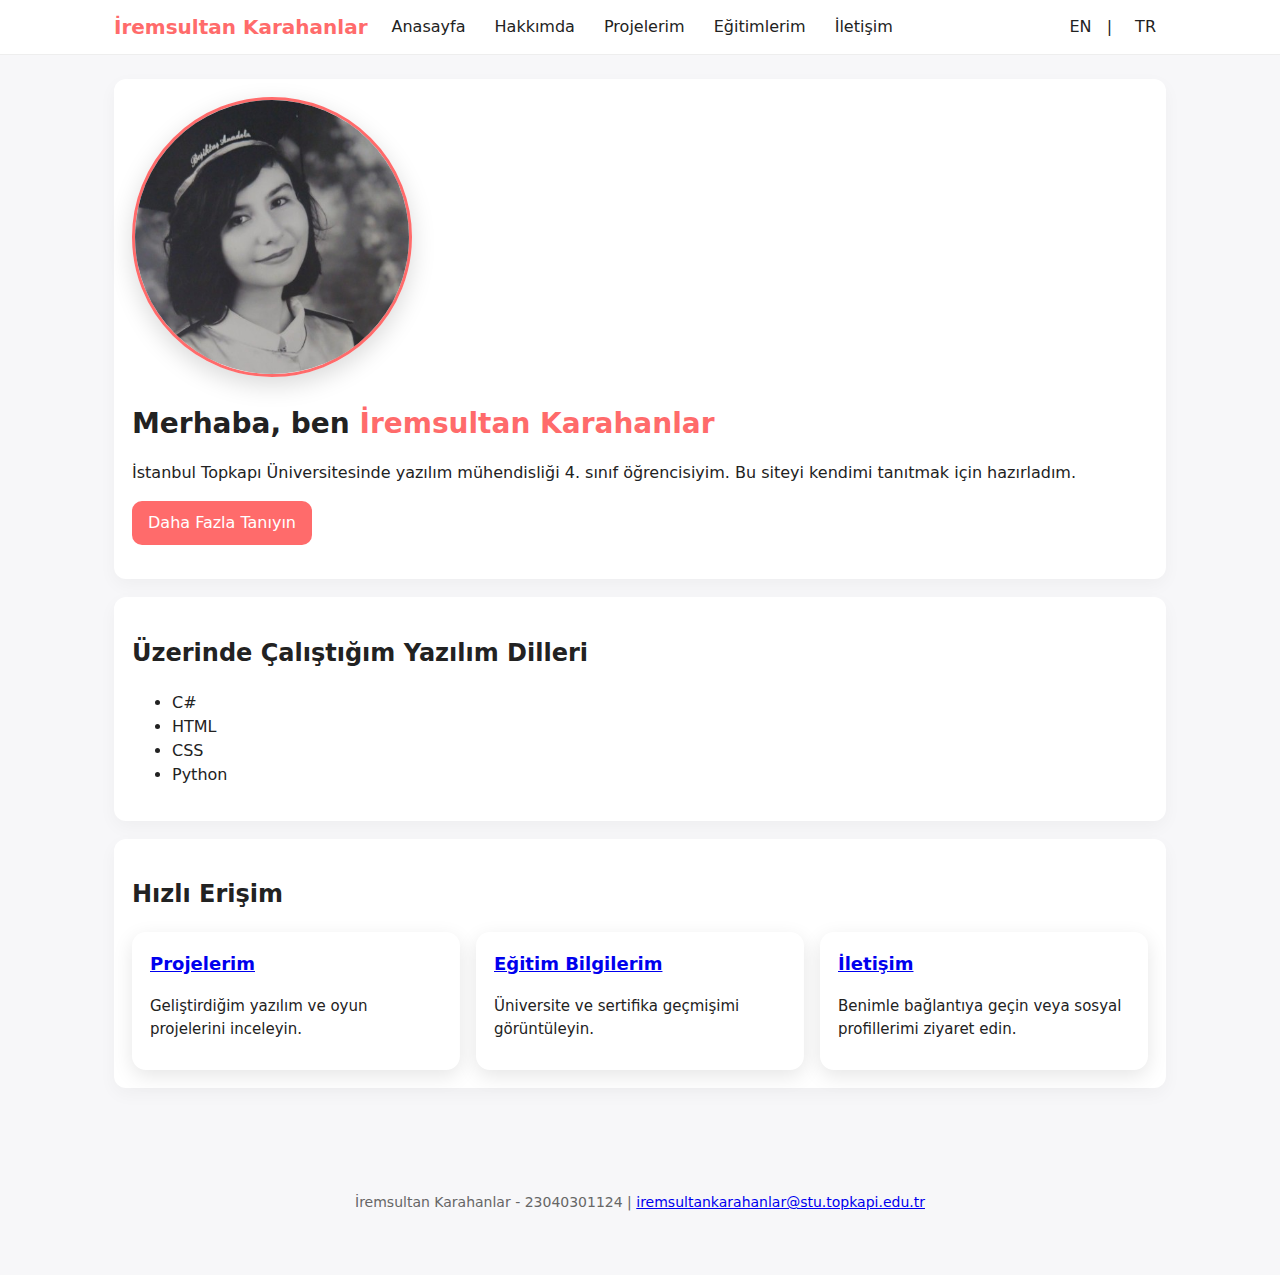
<file: index.html>
<!doctype html>
<html lang="tr">

<head>
  <meta charset="utf-8">
  <meta name="viewport" content="width=device-width,initial-scale=1">
  <title>İremsultan Karahanlar - Anasayfa</title>
  <link rel="stylesheet" href="styles.css">
</head>

<body>
  <!-- Üst Menü -->
  <header>
    <div class="container nav">
      <div class="logo">İremsultan Karahanlar</div>
      <nav>
        <a href="index.html" class="active">Anasayfa</a>
        <a href="about.html">Hakkımda</a>
        <a href="projects.html">Projelerim</a>
        <a href="history.html">Eğitimlerim</a>
        <a href="contact.html">İletişim</a>
      </nav>
      <div class="language-switcher" style="margin-left:auto;">
        <a href="index-en.html">EN</a> |
        <a href="index.html">TR</a>
      </div>
    </div>
    </div>
  </header>

  <!-- Ana İçerik -->
  <main class="container">

    <!-- HERO Bölümü -->
    <section class="hero card">
      <div>
        <div class="figure">
          <img src="images/ben.jpg" alt="İremsultan Karahanlar"
            style="border-radius:50%; width:280px; height:280px; object-fit:cover;">
        </div>
        <h1>Merhaba, ben <span style="color:var(--accent)">İremsultan Karahanlar</span></h1>
        <p>İstanbul Topkapı Üniversitesinde yazılım mühendisliği 4. sınıf öğrencisiyim.
          Bu siteyi kendimi tanıtmak için hazırladım.</p>
        <p><a class="cta" href="about.html">Daha Fazla Tanıyın</a></p>
      </div>
    </section>

    <!-- İlgi Alanları -->
    <section class="card">
      <h2>Üzerinde Çalıştığım Yazılım Dilleri</h2>
      <ul>
        <li>C#</li>
        <li>HTML</li>
        <li>CSS</li>
        <li>Python</li>
      </ul>
    </section>

    <!-- Hızlı Bağlantılar -->
    <section class="card">
      <h2>Hızlı Erişim</h2>
      <div class="grid-3">
        <article>
          <h3><a href="projects.html">Projelerim</a></h3>
          <p class="small">Geliştirdiğim yazılım ve oyun projelerini inceleyin.</p>
        </article>
        <article>
          <h3><a href="history.html">Eğitim Bilgilerim</a></h3>
          <p class="small">Üniversite ve sertifika geçmişimi görüntüleyin.</p>
        </article>
        <article>
          <h3><a href="contact.html">İletişim</a></h3>
          <p class="small">Benimle bağlantıya geçin veya sosyal profillerimi ziyaret edin.</p>
        </article>
      </div>
    </section>
  </main>

  <!-- Alt Bilgi -->
  <footer class="footer">
    <div class="container">
      <p>İremsultan Karahanlar - 23040301124 |
        <a href="mailto:iremsultankarahanlar@stu.topkapi.edu.tr">iremsultankarahanlar@stu.topkapi.edu.tr</a>
      </p>
    </div>
  </footer>
</body>

</html>
</file>
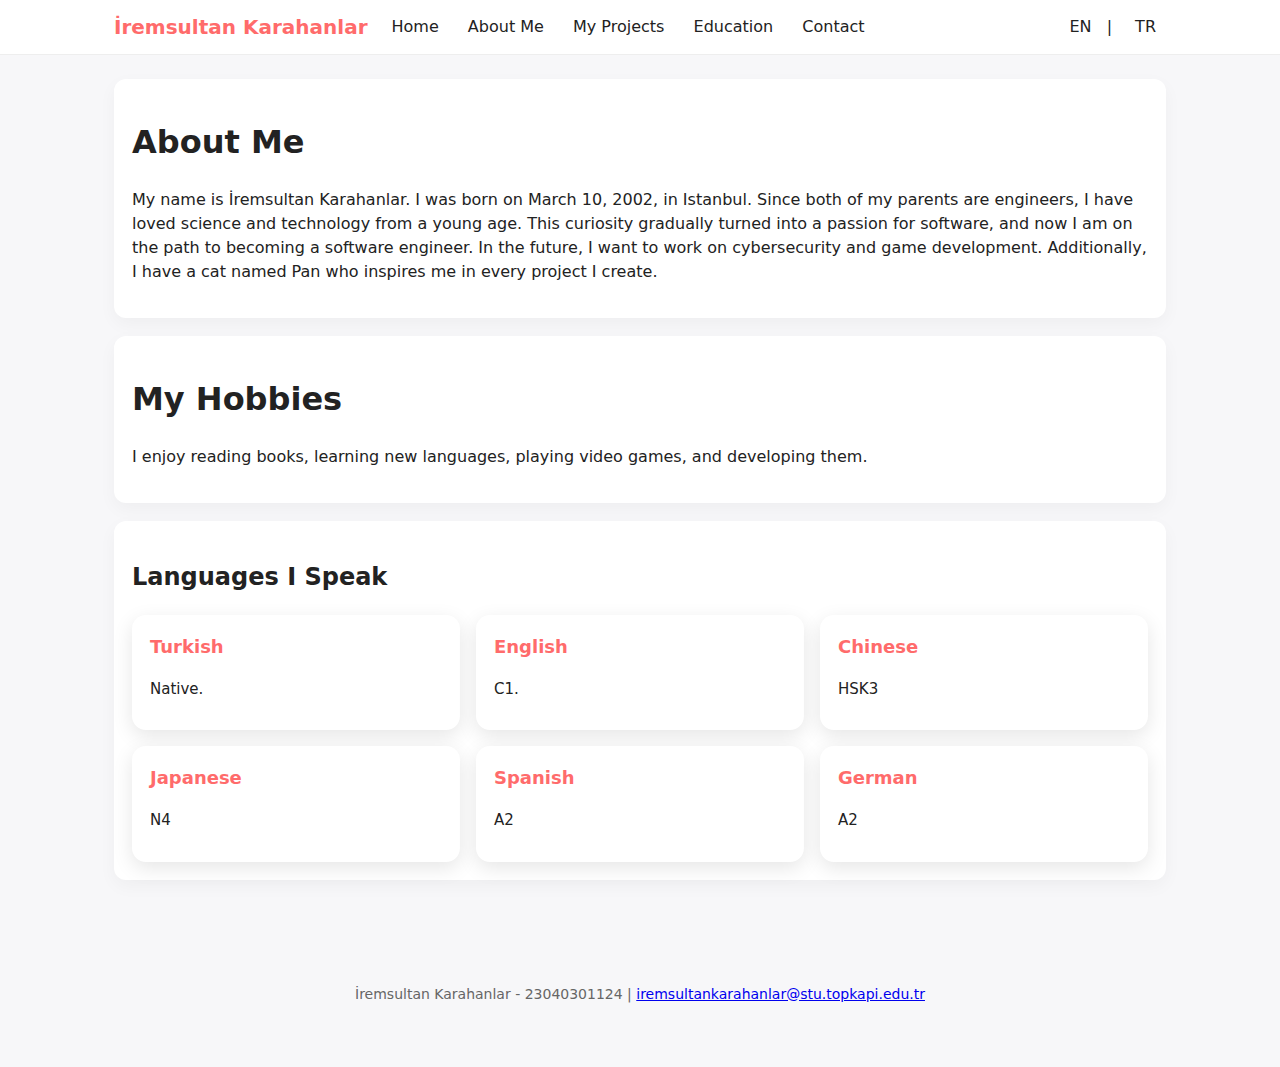
<file: about-en.html>
<!doctype html>
<html lang="en">
<head>
  <meta charset="utf-8">
  <meta name="viewport" content="width=device-width,initial-scale=1">
  <title>İremsultan Karahanlar - About Me</title>
  <link rel="stylesheet" href="styles.css">
</head>
<body>
  <!-- Header -->
  <header>
    <div class="container nav">
      <div class="logo">İremsultan Karahanlar</div>
      <nav>
        <a href="index-en.html">Home</a>
        <a href="about-en.html" class="active">About Me</a>
        <a href="projects-en.html">My Projects</a>
        <a href="history-en.html">Education</a>
        <a href="contact-en.html">Contact</a>
      </nav>
      <div class="language-switcher" style="margin-left:auto;">
        <a href="about-en.html">EN</a> | 
        <a href="about.html">TR</a>
      </div>
    </div>
  </header>

  <main class="container">
    <section class="card">
      <h1>About Me</h1>
      <p>My name is İremsultan Karahanlar. I was born on March 10, 2002, in Istanbul. 
      Since both of my parents are engineers, I have loved science and technology from a young age. 
      This curiosity gradually turned into a passion for software, and now I am on the path to becoming a software engineer. 
      In the future, I want to work on cybersecurity and game development. 
      Additionally, I have a cat named Pan who inspires me in every project I create.</p>
    </section>

    <section class="card">
      <h1>My Hobbies</h1>
      <p>I enjoy reading books, learning new languages, playing video games, and developing them.</p>
    </section>

    <section class="card">
      <h2>Languages I Speak</h2>
      <div class="grid-3">
        <article>
          <h3>Turkish</h3>
          <p class="small">Native.</p>
        </article>
        <article>
          <h3>English</h3>
          <p class="small">C1.</p>
        </article>
        <article>
          <h3>Chinese</h3>
          <p class="small">HSK3</p>
        </article>
        <article>
          <h3>Japanese</h3>
          <p class="small">N4</p>
        </article>
        <article>
          <h3>Spanish</h3>
          <p class="small">A2</p>
        </article>
        <article>
          <h3>German</h3>
          <p class="small">A2</p>
        </article>
      </div>
    </section>
  </main>

  <footer class="footer">
    <div class="container">
      <p>İremsultan Karahanlar - 23040301124 | 
         <a href="mailto:iremsultankarahanlar@stu.topkapi.edu.tr">iremsultankarahanlar@stu.topkapi.edu.tr</a></p>
    </div>
  </footer>
  <!--  
  ⠀⠀⠀⠀⠀⠀⠀⠀⠀⠀⠀⠀⠀⠀⠀⠀⣀⡀⠀⠀⠀⠀⠀⠄⠀⠀⠀⠀⠀⠀⠀⠀⠀⠀⠀⠀⠀⠀⠀⠀
⠀⠀⠀⠀⠀⠀⠀⠀⠀⠀⠀⠀⠀⠀⠀⠀⠀⠘⡿⠇⠀⠀⠀⠀⢻⡄⠀⠀⠀⠀⠀⠀⠀⠀⠀⠀⠀⠀⠀⠀⠀⠀
⠀⠀⠀⠀⠀⠀⠀⠀⠀⠀⠀⠀⠀⠀⠀⠀⠀⢀⡇⠀⠀⠀⠀⡸⣞⡇⠀⠀⠀⠀⠀⠀⠀⠀⠀⠀⠀⠀⠀⠀⠀⠀
⠀⠀⠀⠀⠀⠀⠀⠀⠀⠀⠀⠀⠀⠀⠀⠀⠀⢸⠃⠀⠀⠀⢀⣧⢿⣽⡀⠀⠀⠀⠀⠀⠀⠀⠀⠀⠀⠀⠀⠀⠀⠀
⠀⢴⣿⠆⠀⠀⠀⠀⠀⠀⠀⠀⠀⠀⠀⠀⠀⢸⠀⠀⠀⠀⣼⣞⡿⣞⡅⠀⠀⠀⠀⠀⠀⠀⠀⠀⠀⠀⠀⠀⠀⠀
⠀⠀⠈⠓⢤⡀⠀⠀⠀⠀⠀⠀⠀⠀⠀⠀⠀⣾⠀⠀⠀⣰⣟⢾⣽⢫⡿⠀⠀⠀⠀⠀⠀⠀⠀⠀⠀⠀⠀⠀⠀⠀
⠀⠀⠀⠀⠀⠙⢦⡀⠀⠀⠀⠀⠀⠀⠀⠀⠀⣿⣠⢤⣶⡻⣞⣿⣺⢯⣽⣳⡀⠀⠀⠀⠀⠀⠀⠀⠀⠀⠀⠀⠀⠀
⢠⣄⡀⠀⠀⠀⠀⠙⢦⡀⠀⠀⠀⠀⣀⣠⣤⣿⣽⣻⢾⣽⣷⣾⣽⣻⣞⣷⣳⡄⠀⠀⠀⠀⠀⠀⠀⠀⠀⠀⠀⠀
⠈⢻⣿⣶⣄⡀⠀⠀⠀⣉⣲⣴⢶⣞⡿⣽⣞⡷⣯⢿⡽⣞⣿⠟⠋⠁⠉⠈⠳⣟⣆⠀⠀⠀⠀⠀⠀⠀⠀⠀⠀⠀
⠀⠀⢻⣿⣿⣿⣿⢶⣾⣿⡽⣯⣟⡾⣽⡷⣯⣟⡽⡾⣽⡯⠁⠀⠀⠀⠀⠀⠀⢮⣭⣦⡀⠀⠀⠀⠀⠀⠀⠀⠀⠀
⠀⠀⠉⢞⣿⣿⢯⡿⣿⣯⣟⣷⣯⢿⣳⣟⡷⣽⣼⣻⣽⠀⠀⠀⠀⠀⠀⠀⢀⣼⡯⡗⠋⠤⠀⠀⠀⠀⠀⠀⠀⠀
⠀⠀⠀⢾⣿⣿⣯⣽⣾⣿⣾⣗⡿⣯⡷⣯⣟⡷⣞⣼⣿⣀⠀⠀⠀⠀⢀⣠⡿⣏⡗⠈⠐⠈⠅⠀⠀⠀⠀⠀⠀⠀
⠀⠀⢀⣼⠛⠏⠉⠉⠽⢟⢿⣿⣿⣿⣿⣷⣻⢾⡽⣞⡷⠄⡹⣶⢿⣻⢿⣻⡽⢯⣼⢦⠶⠁⠈⠀⠀⠀⠀⠀⠀⠀
⠀⠀⣸⣯⠇⠀⠀⠀⠀⠀⠁⣽⣿⣿⣿⣷⣯⣿⣽⣛⡦⠀⠀⢩⣿⣹⢯⣷⢻⣟⠺⢣⡖⣘⠤⠓⠀⠀⠀⠀⠀⠀
⠀⠀⢈⣿⡃⠁⠀⠀⠀⢀⣤⣾⣟⢿⣻⣿⣿⣟⡾⣽⡳⠄⠎⢳⣯⢯⣟⡾⢯⣞⣯⣓⠉⢀⠀⠀⡄⢢⡀⠀⠀⠀
⠀⠀⣸⣷⣷⣶⣳⣶⣺⣿⣿⣳⢯⣟⣿⣿⣳⢯⠛⠅⠃⠀⠀⣴⣿⡿⣬⢶⠾⠙⣊⣥⠾⡒⠊⢁⢠⠣⣌⠀⠀⠀
⠀⠀⢺⡽⣾⡽⣯⣟⣿⡿⣯⣿⣿⣾⢿⣿⠳⢏⣈⢠⠀⠀⣰⢿⡿⣽⣉⡶⠌⠋⠉⣀⡀⠁⠀⠀⠀⣘⡐⣂⠀⠀
⠀⠀⠘⣽⣳⣟⣳⣟⣾⣽⣿⣿⣿⣿⣿⣦⣜⡻⡽⠆⠧⣴⡟⣯⢟⡳⣭⠲⠄⠐⠀⠀⠀⠈⠁⠉⠑⢊⡕⢃⠄⠀
⠀⠀⠀⠹⣿⣾⣿⣯⣿⣾⣿⣿⣿⣿⣿⣿⣿⣿⣾⢧⠀⠹⠾⡵⡞⡽⢢⣃⠐⠀⠀⠄⡐⠀⠀⠀⡘⢦⠘⣌⠀⠀
⠀⠀⠀⠐⠹⢿⣿⣿⣿⣿⣿⣿⣿⣿⣿⣿⣿⣿⢯⡏⠀⠀⠀⠀⠀⠀⠀⠀⠀⠀⣀⠒⡈⠀⡀⠄⡑⠢⣉⠴⣈⣆
⠀⠀⠀⠀⠀⣀⠻⣿⣿⣿⣿⣿⣿⣿⣿⣿⣿⢯⣏⡴⣶⣵⣢⢤⢠⡀⡄⢠⠐⡰⢌⡱⠀⡁⡀⠆⡥⠆⡥⣛⡽⣾
⠀⠀⡀⠔⠉⠀⠀⢽⣿⣿⣿⣿⣿⣿⣿⣿⣿⣿⣼⣻⢷⣯⡽⣞⣷⣻⡼⣡⢋⡔⠣⠜⡐⢐⠠⡓⣤⣙⣲⣽⣻⢷
⠀⠀⠀⠀⠀⠀⠀⠘⢿⣿⣿⣿⣿⣿⣿⣿⣿⣿⣿⣿⣿⣷⡿⣽⣞⣷⣻⡴⣣⢜⡱⣊⡕⣊⠠⡙⡰⣭⢷⣯⣿⢿
                        uzaylı kedi
  
  -->
</body>
</html>
</file>
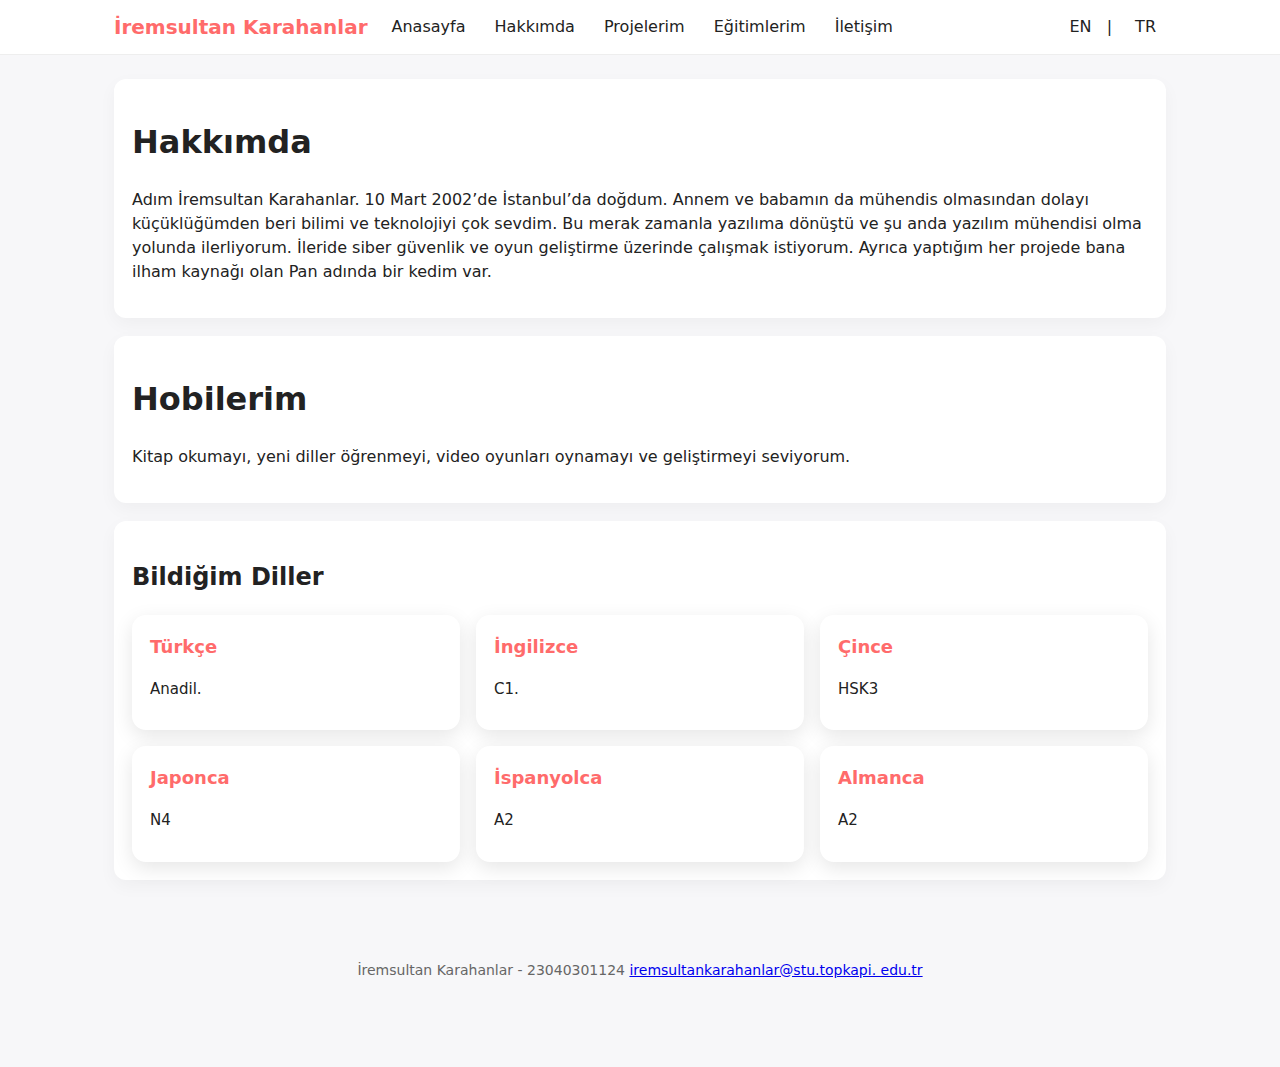
<file: about.html>
<!doctype html>
<html lang="tr">
<head>
  <meta charset="utf-8">
  <meta name="viewport" content="width=device-width,initial-scale=1">
  <title>İremsultan Karahanlar - Hakkımda</title>
  <link rel="stylesheet" href="styles.css">
</head>
<body>
  <!-- Üst Menü -->
  <header>
    <div class="container nav">
      <div class="logo">İremsultan Karahanlar</div>
      <nav>
        <a href="index.html" class="active">Anasayfa</a>
        <a href="about.html">Hakkımda</a>
        <a href="projects.html">Projelerim</a>
        <a href="history.html">Eğitimlerim</a>
        <a href="contact.html">İletişim</a>
      </nav>
      <div class="language-switcher" style="margin-left:auto;">
        <a href="about-en.html">EN</a> | 
        <a href="about.html">TR</a>
      </div>
    </div>
  </header>

  <main class="container">
    <section class="card">
      <h1>Hakkımda</h1>
      <p>Adım İremsultan Karahanlar. 10 Mart 2002’de İstanbul’da doğdum.
      Annem ve babamın da mühendis olmasından dolayı küçüklüğümden beri bilimi ve teknolojiyi çok sevdim.
      Bu merak zamanla yazılıma dönüştü ve şu anda yazılım mühendisi olma yolunda ilerliyorum.
      İleride siber güvenlik ve oyun geliştirme üzerinde çalışmak istiyorum.
      Ayrıca yaptığım her projede bana ilham kaynağı olan Pan adında bir kedim var. </p>
    </section>

    <section class="card">
      <h1>Hobilerim</h1>
      <p>Kitap okumayı, yeni diller öğrenmeyi, video oyunları oynamayı ve geliştirmeyi seviyorum.</p>
    </section>

    <section class="card">
      <h2>Bildiğim Diller</h2>
      <div class="grid-3">
        <article>
          <h3>Türkçe</h3>
          <p class="small">Anadil.</p>
        </article>
        <article>
          <h3>İngilizce</h3>
          <p class="small">C1.</p>
        </article>
        <article>
          <h3>Çince</h3>
          <p class="small">HSK3</p>
        </article>
        <article>
          <h3>Japonca</h3>
          <p class="small">N4</p>
        </article>
        <article>
          <h3>İspanyolca</h3>
          <p class="small">A2</p>
        </article>
        <article>
          <h3>Almanca</h3>
          <p class="small">A2</p>
        </article>
      </div>
    </section>

    

  <footer class="footer">
    <div class="container">
      <p>İremsultan Karahanlar - 23040301124 <a href="mailto:iremsultankarahanlar@stu.topkapi. edu.tr">iremsultankarahanlar@stu.topkapi. edu.tr</a></p>
    </div>
  </footer>
  <!--  
  ⠀⠀⠀⠀⠀⠀⠀⠀⠀⠀⠀⠀⠀⠀⠀⠀⣀⡀⠀⠀⠀⠀⠀⠄⠀⠀⠀⠀⠀⠀⠀⠀⠀⠀⠀⠀⠀⠀⠀⠀
⠀⠀⠀⠀⠀⠀⠀⠀⠀⠀⠀⠀⠀⠀⠀⠀⠀⠘⡿⠇⠀⠀⠀⠀⢻⡄⠀⠀⠀⠀⠀⠀⠀⠀⠀⠀⠀⠀⠀⠀⠀⠀
⠀⠀⠀⠀⠀⠀⠀⠀⠀⠀⠀⠀⠀⠀⠀⠀⠀⢀⡇⠀⠀⠀⠀⡸⣞⡇⠀⠀⠀⠀⠀⠀⠀⠀⠀⠀⠀⠀⠀⠀⠀⠀
⠀⠀⠀⠀⠀⠀⠀⠀⠀⠀⠀⠀⠀⠀⠀⠀⠀⢸⠃⠀⠀⠀⢀⣧⢿⣽⡀⠀⠀⠀⠀⠀⠀⠀⠀⠀⠀⠀⠀⠀⠀⠀
⠀⢴⣿⠆⠀⠀⠀⠀⠀⠀⠀⠀⠀⠀⠀⠀⠀⢸⠀⠀⠀⠀⣼⣞⡿⣞⡅⠀⠀⠀⠀⠀⠀⠀⠀⠀⠀⠀⠀⠀⠀⠀
⠀⠀⠈⠓⢤⡀⠀⠀⠀⠀⠀⠀⠀⠀⠀⠀⠀⣾⠀⠀⠀⣰⣟⢾⣽⢫⡿⠀⠀⠀⠀⠀⠀⠀⠀⠀⠀⠀⠀⠀⠀⠀
⠀⠀⠀⠀⠀⠙⢦⡀⠀⠀⠀⠀⠀⠀⠀⠀⠀⣿⣠⢤⣶⡻⣞⣿⣺⢯⣽⣳⡀⠀⠀⠀⠀⠀⠀⠀⠀⠀⠀⠀⠀⠀
⢠⣄⡀⠀⠀⠀⠀⠙⢦⡀⠀⠀⠀⠀⣀⣠⣤⣿⣽⣻⢾⣽⣷⣾⣽⣻⣞⣷⣳⡄⠀⠀⠀⠀⠀⠀⠀⠀⠀⠀⠀⠀
⠈⢻⣿⣶⣄⡀⠀⠀⠀⣉⣲⣴⢶⣞⡿⣽⣞⡷⣯⢿⡽⣞⣿⠟⠋⠁⠉⠈⠳⣟⣆⠀⠀⠀⠀⠀⠀⠀⠀⠀⠀⠀
⠀⠀⢻⣿⣿⣿⣿⢶⣾⣿⡽⣯⣟⡾⣽⡷⣯⣟⡽⡾⣽⡯⠁⠀⠀⠀⠀⠀⠀⢮⣭⣦⡀⠀⠀⠀⠀⠀⠀⠀⠀⠀
⠀⠀⠉⢞⣿⣿⢯⡿⣿⣯⣟⣷⣯⢿⣳⣟⡷⣽⣼⣻⣽⠀⠀⠀⠀⠀⠀⠀⢀⣼⡯⡗⠋⠤⠀⠀⠀⠀⠀⠀⠀⠀
⠀⠀⠀⢾⣿⣿⣯⣽⣾⣿⣾⣗⡿⣯⡷⣯⣟⡷⣞⣼⣿⣀⠀⠀⠀⠀⢀⣠⡿⣏⡗⠈⠐⠈⠅⠀⠀⠀⠀⠀⠀⠀
⠀⠀⢀⣼⠛⠏⠉⠉⠽⢟⢿⣿⣿⣿⣿⣷⣻⢾⡽⣞⡷⠄⡹⣶⢿⣻⢿⣻⡽⢯⣼⢦⠶⠁⠈⠀⠀⠀⠀⠀⠀⠀
⠀⠀⣸⣯⠇⠀⠀⠀⠀⠀⠁⣽⣿⣿⣿⣷⣯⣿⣽⣛⡦⠀⠀⢩⣿⣹⢯⣷⢻⣟⠺⢣⡖⣘⠤⠓⠀⠀⠀⠀⠀⠀
⠀⠀⢈⣿⡃⠁⠀⠀⠀⢀⣤⣾⣟⢿⣻⣿⣿⣟⡾⣽⡳⠄⠎⢳⣯⢯⣟⡾⢯⣞⣯⣓⠉⢀⠀⠀⡄⢢⡀⠀⠀⠀
⠀⠀⣸⣷⣷⣶⣳⣶⣺⣿⣿⣳⢯⣟⣿⣿⣳⢯⠛⠅⠃⠀⠀⣴⣿⡿⣬⢶⠾⠙⣊⣥⠾⡒⠊⢁⢠⠣⣌⠀⠀⠀
⠀⠀⢺⡽⣾⡽⣯⣟⣿⡿⣯⣿⣿⣾⢿⣿⠳⢏⣈⢠⠀⠀⣰⢿⡿⣽⣉⡶⠌⠋⠉⣀⡀⠁⠀⠀⠀⣘⡐⣂⠀⠀
⠀⠀⠘⣽⣳⣟⣳⣟⣾⣽⣿⣿⣿⣿⣿⣦⣜⡻⡽⠆⠧⣴⡟⣯⢟⡳⣭⠲⠄⠐⠀⠀⠀⠈⠁⠉⠑⢊⡕⢃⠄⠀
⠀⠀⠀⠹⣿⣾⣿⣯⣿⣾⣿⣿⣿⣿⣿⣿⣿⣿⣾⢧⠀⠹⠾⡵⡞⡽⢢⣃⠐⠀⠀⠄⡐⠀⠀⠀⡘⢦⠘⣌⠀⠀
⠀⠀⠀⠐⠹⢿⣿⣿⣿⣿⣿⣿⣿⣿⣿⣿⣿⣿⢯⡏⠀⠀⠀⠀⠀⠀⠀⠀⠀⠀⣀⠒⡈⠀⡀⠄⡑⠢⣉⠴⣈⣆
⠀⠀⠀⠀⠀⣀⠻⣿⣿⣿⣿⣿⣿⣿⣿⣿⣿⢯⣏⡴⣶⣵⣢⢤⢠⡀⡄⢠⠐⡰⢌⡱⠀⡁⡀⠆⡥⠆⡥⣛⡽⣾
⠀⠀⡀⠔⠉⠀⠀⢽⣿⣿⣿⣿⣿⣿⣿⣿⣿⣿⣼⣻⢷⣯⡽⣞⣷⣻⡼⣡⢋⡔⠣⠜⡐⢐⠠⡓⣤⣙⣲⣽⣻⢷
⠀⠀⠀⠀⠀⠀⠀⠘⢿⣿⣿⣿⣿⣿⣿⣿⣿⣿⣿⣿⣿⣷⡿⣽⣞⣷⣻⡴⣣⢜⡱⣊⡕⣊⠠⡙⡰⣭⢷⣯⣿⢿
                        uzaylı kedi
  
  -->
</body>
</html>
</file>
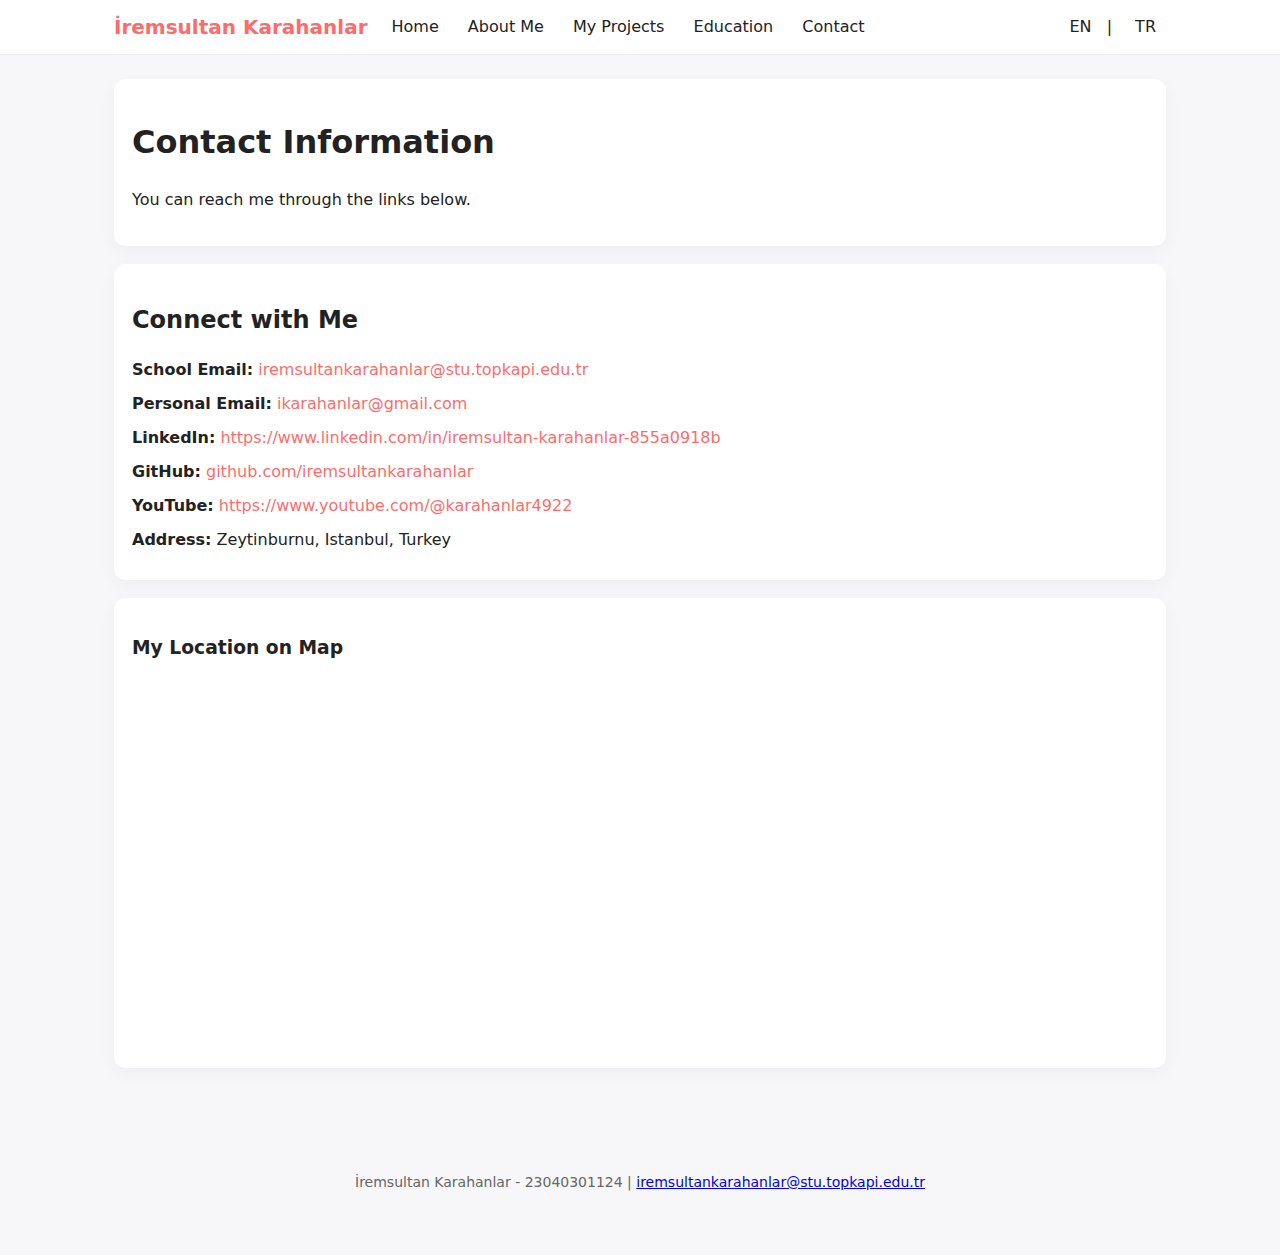
<file: contact-en.html>
<!doctype html>
<html lang="en">
<head>
  <meta charset="utf-8">
  <meta name="viewport" content="width=device-width,initial-scale=1">
  <title>İremsultan Karahanlar - Contact</title>
  <link rel="stylesheet" href="styles.css">
</head>
<body>
  <!-- Header -->
  <header>
    <div class="container nav">
      <div class="logo">İremsultan Karahanlar</div>
      <nav>
        <a href="index-en.html">Home</a>
        <a href="about-en.html">About Me</a>
        <a href="projects-en.html">My Projects</a>
        <a href="history-en.html">Education</a>
        <a href="contact-en.html" class="active">Contact</a>
      </nav>
      <div class="language-switcher" style="margin-left:auto;">
        <a href="contact-en.html">EN</a> | 
        <a href="contact.html">TR</a>
      </div>
    </div>
  </header>

  <!-- Main Content -->
  <main class="container">
    <section class="card">
      <h1>Contact Information</h1>
      <p>You can reach me through the links below.</p>
    </section>

    <!-- Contact Details -->
    <section class="card contact-info">
      <h2>Connect with Me</h2>
      <ul>
        <li><strong>School Email:</strong> <a href="mailto:iremsultankarahanlar@stu.topkapi.edu.tr">iremsultankarahanlar@stu.topkapi.edu.tr</a></li>
        <li><strong>Personal Email:</strong> <a href="mailto:ikarahanlar@gmail.com">ikarahanlar@gmail.com</a></li>
        <li><strong>LinkedIn:</strong> <a href="https://www.linkedin.com/in/iremsultan-karahanlar-855a0918b" target="_blank">https://www.linkedin.com/in/iremsultan-karahanlar-855a0918b</a></li>
        <li><strong>GitHub:</strong> <a href="https://github.com/iremsultankarahanlar" target="_blank">github.com/iremsultankarahanlar</a></li>
        <li><strong>YouTube:</strong> <a href="https://www.youtube.com/@karahanlar4922" target="_blank">https://www.youtube.com/@karahanlar4922</a></li>
        <li><strong>Address:</strong> Zeytinburnu, Istanbul, Turkey</li>
      </ul>
    </section>

    <!-- Map -->
    <section class="card">
      <div class="contact-map">
        <h3>My Location on Map</h3>
        <iframe
          src="https://www.google.com/maps/embed?pb=!1m18!1m12!1m3!1d2772.668542947169!2d28.897078875578853!3d40.983790020933185!2m3!1f0!2f0!3f0!3m2!1i1024!2i768!4f13.1!3m3!1m2!1s0x14cabb7bf0bec5fb%3A0x9f3f1800f7718124!2zTW9kYUJpbGltIERhbsSxxZ9tYW5sxLFrIHZlIEXEn2l0aW0!5e1!3m2!1str!2str!4v1762435580238!5m2!1str!2str"
          width="100%" height="350" style="border:0;" allowfullscreen="" loading="lazy"></iframe>
      </div>
    </section>
  </main>

  <!-- Footer -->
  <footer class="footer">
    <div class="container">
      <p>İremsultan Karahanlar - 23040301124 | 
         <a href="mailto:iremsultankarahanlar@stu.topkapi.edu.tr">iremsultankarahanlar@stu.topkapi.edu.tr</a></p>
    </div>
  </footer>
</body>
</html>
</file>
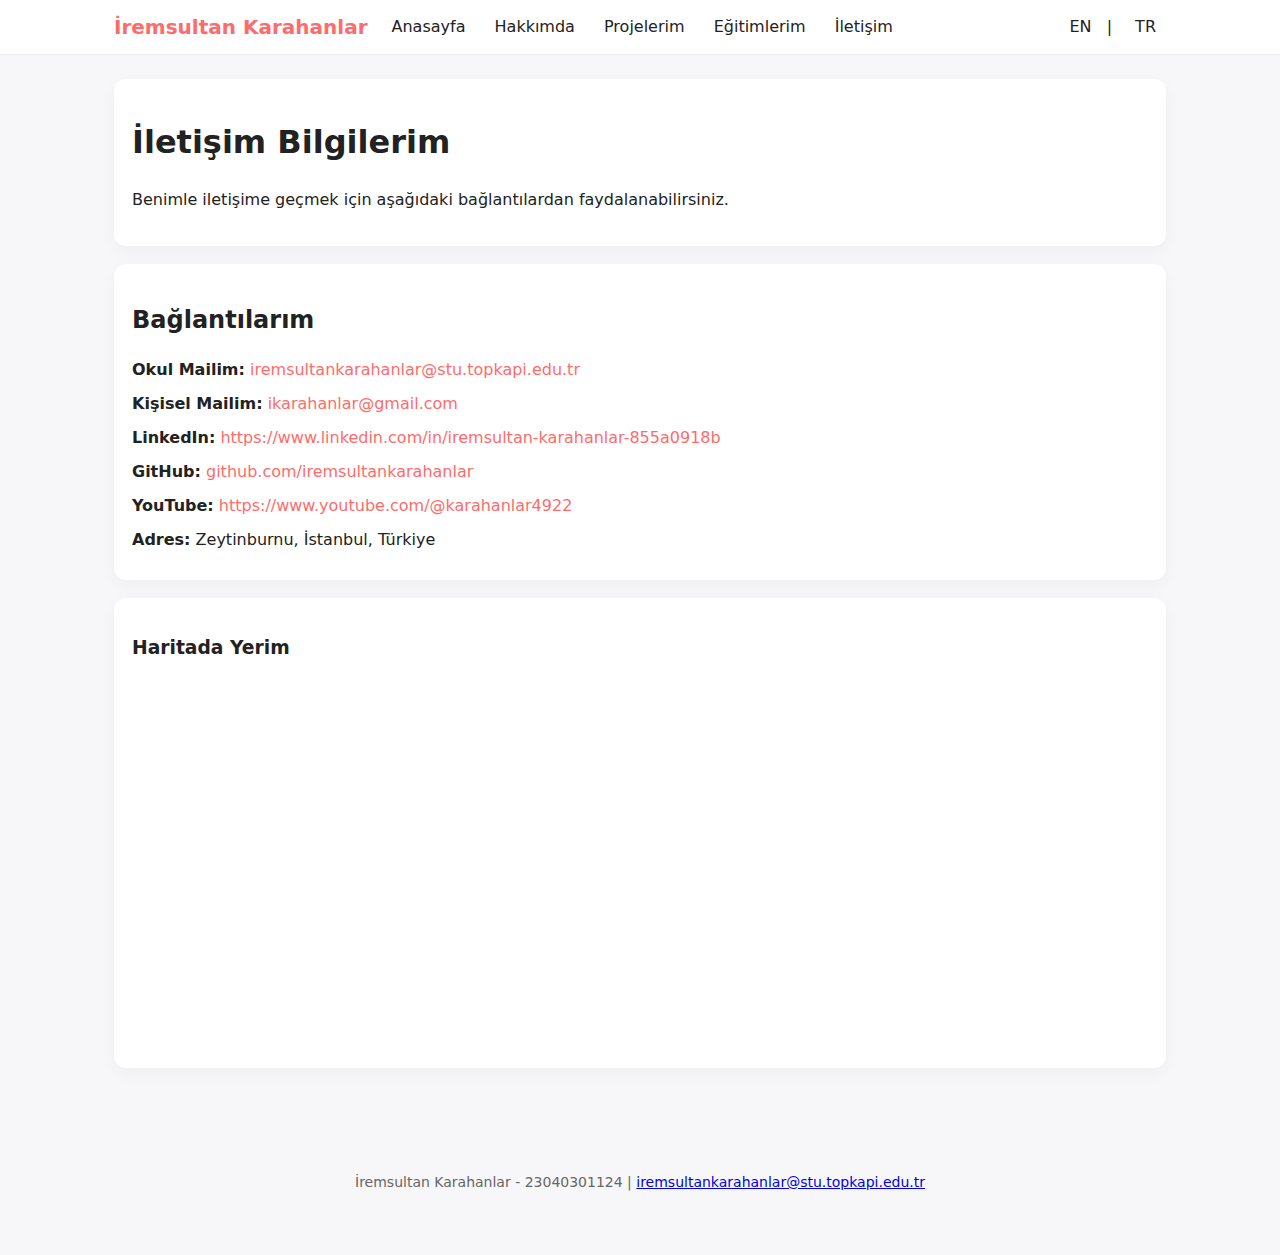
<file: contact.html>
<!doctype html>
<html lang="tr">
<head>
  <meta charset="utf-8">
  <meta name="viewport" content="width=device-width,initial-scale=1">
  <title>İremsultan Karahanlar - İletişim</title>
  <link rel="stylesheet" href="styles.css">
</head>
<body>
  <!-- Üst Menü -->
  <header>
    <div class="container nav">
      <div class="logo">İremsultan Karahanlar</div>
      <nav>
        <a href="index.html" class="active">Anasayfa</a>
        <a href="about.html">Hakkımda</a>
        <a href="projects.html">Projelerim</a>
        <a href="history.html">Eğitimlerim</a>
        <a href="contact.html">İletişim</a>
      </nav>
      <div class="language-switcher" style="margin-left:auto;">
        <a href="contact-en.html">EN</a> | 
        <a href="contact.html">TR</a>
      </div>
    </div>
  </header>

  <!-- Ana İçerik -->
  <main class="container">
    <section class="card">
      <h1>İletişim Bilgilerim</h1>
      <p>Benimle iletişime geçmek için aşağıdaki bağlantılardan faydalanabilirsiniz.</p>
    </section>

    <!-- İletişim Bilgileri -->
    <section class="card contact-info">
      <h2>Bağlantılarım</h2>
      <ul>
        <li><strong>Okul Mailim:</strong> <a href="mailto:iremsultankarahanlar@stu.topkapi.edu.tr">iremsultankarahanlar@stu.topkapi.edu.tr</a></li>
        <li><strong>Kişisel Mailim:</strong> <a href="mailto:ikarahanlar@gmail.com">ikarahanlar@gmail.com</a></li>
        <li><strong>LinkedIn:</strong> <a href="https://www.linkedin.com/in/iremsultan-karahanlar-855a0918b" target="_blank">https://www.linkedin.com/in/iremsultan-karahanlar-855a0918b</a></li>
        <li><strong>GitHub:</strong> <a href="https://github.com/iremsultankarahanlar" target="_blank">github.com/iremsultankarahanlar</a></li>
        <li><strong>YouTube:</strong> <a href="https://www.youtube.com/@karahanlar4922" target="_blank">https://www.youtube.com/@karahanlar4922</a></li>
        <li><strong>Adres:</strong> Zeytinburnu, İstanbul, Türkiye</li>
      </ul>
    </section>

    <!-- Harita -->
    <section class="card">
      <div class="contact-map">
        <h3>Haritada Yerim</h3>
        <iframe
          src="https://www.google.com/maps/embed?pb=!1m18!1m12!1m3!1d2772.668542947169!2d28.897078875578853!3d40.983790020933185!2m3!1f0!2f0!3f0!3m2!1i1024!2i768!4f13.1!3m3!1m2!1s0x14cabb7bf0bec5fb%3A0x9f3f1800f7718124!2zTW9kYUJpbGltIERhbsSxxZ9tYW5sxLFrIHZlIEXEn2l0aW0!5e1!3m2!1str!2str!4v1762435580238!5m2!1str!2str"
          width="100%" height="350" style="border:0;" allowfullscreen="" loading="lazy"></iframe>
      </div>
    </section>
  </main>

  <!-- Alt Bilgi -->
  <footer class="footer">
    <div class="container">
      <p>İremsultan Karahanlar - 23040301124 | 
         <a href="mailto:iremsultankarahanlar@stu.topkapi.edu.tr">iremsultankarahanlar@stu.topkapi.edu.tr</a></p>
    </div>
  </footer>
</body>
</html>
</file>
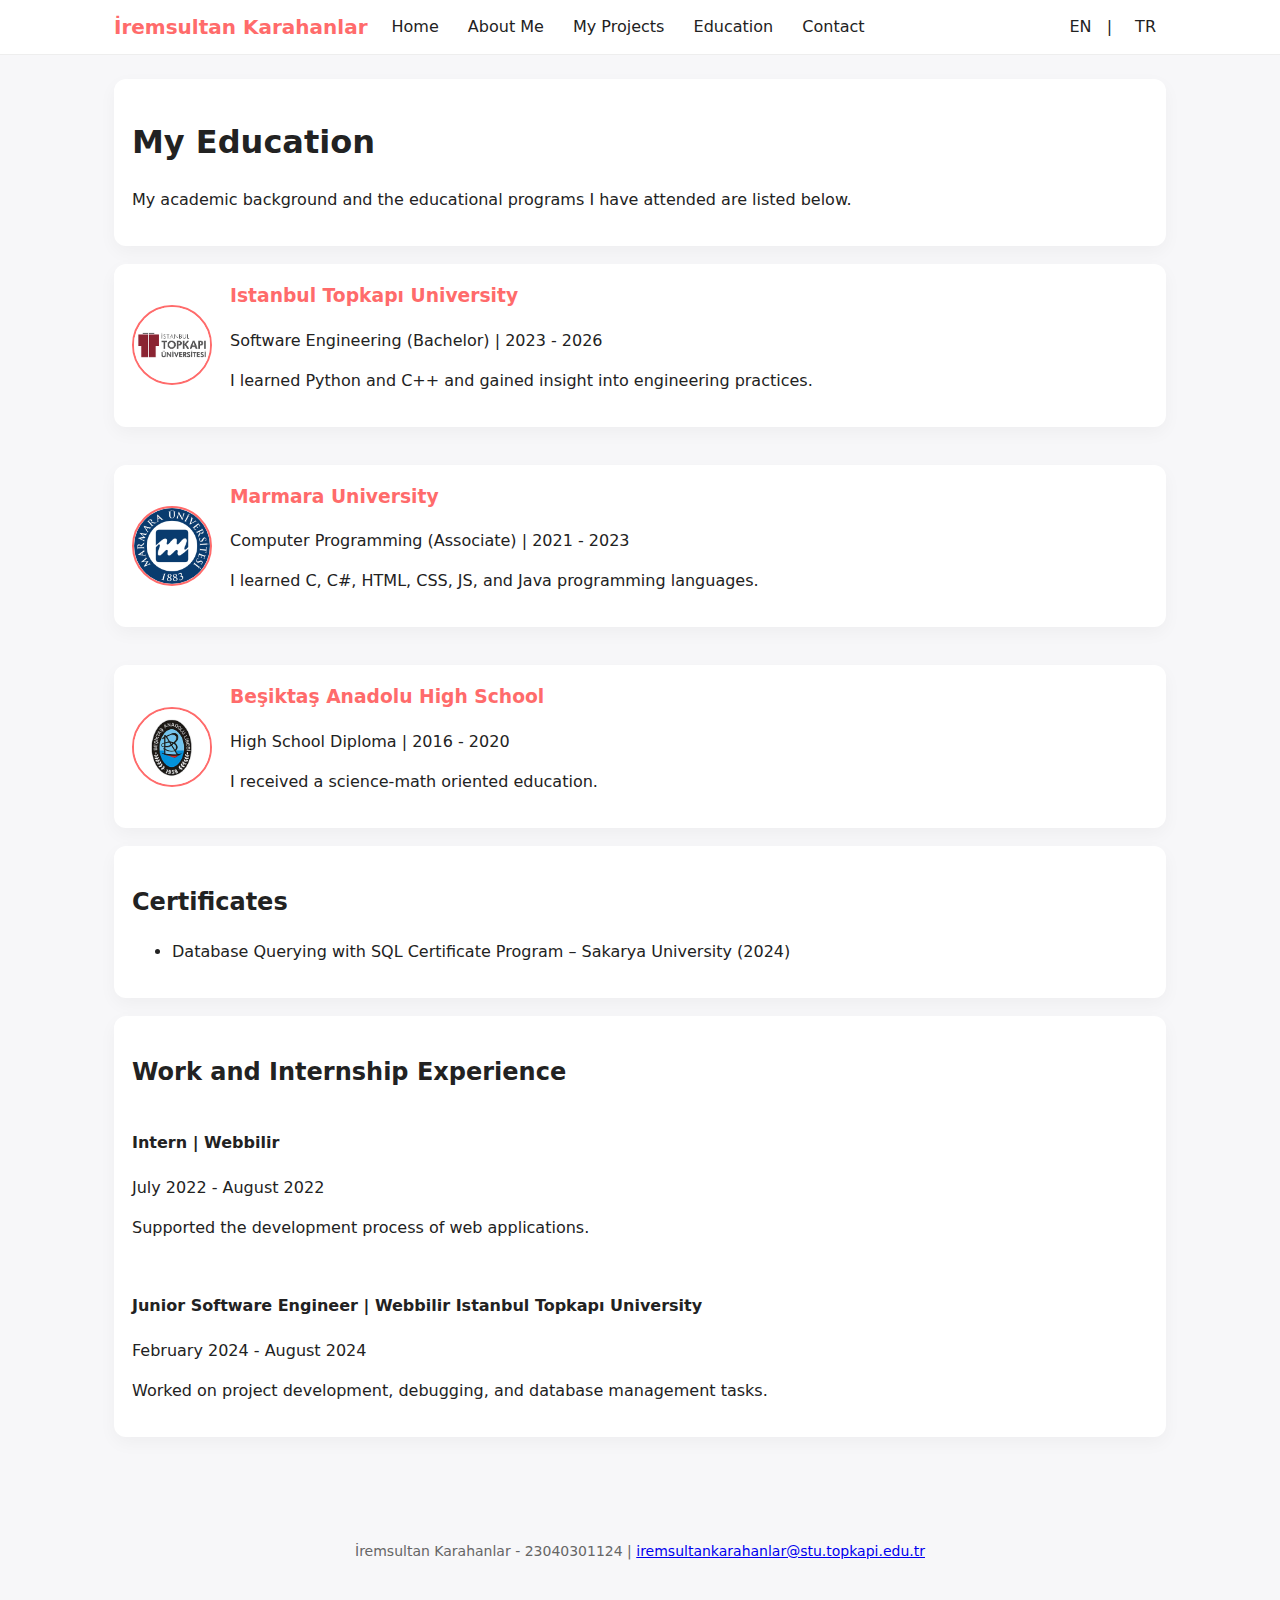
<file: history-en.html>
<!doctype html>
<html lang="en">
<head>
  <meta charset="utf-8">
  <meta name="viewport" content="width=device-width,initial-scale=1">
  <title>İremsultan Karahanlar - Education</title>
  <link rel="stylesheet" href="styles.css">
</head>
<body>
  <!-- Header -->
  <header>
    <div class="container nav">
      <div class="logo">İremsultan Karahanlar</div>
      <nav>
        <a href="index-en.html">Home</a>
        <a href="about-en.html">About Me</a>
        <a href="projects-en.html">My Projects</a>
        <a href="history-en.html" class="active">Education</a>
        <a href="contact-en.html">Contact</a>
      </nav>
      <div class="language-switcher" style="margin-left:auto;">
        <a href="history-en.html">EN</a> | 
        <a href="history.html">TR</a>
      </div>
    </div>
  </header>

  <!-- Main Content -->
  <main class="container">
    <section class="card">
      <h1>My Education</h1>
      <p>My academic background and the educational programs I have attended are listed below.</p>
    </section>

    <!-- Education List -->
    <section class="education-list">
      <div class="education-item card">
        <img src="images/topkapi.png" alt="Istanbul Topkapı University Logo">
        <div>
          <h3>Istanbul Topkapı University</h3>
          <p class="small">Software Engineering (Bachelor) | 2023 - 2026</p>
          <p>I learned Python and C++ and gained insight into engineering practices.</p>
        </div>
      </div>

      <div class="education-item card">
        <img src="images/marmara.png" alt="Marmara University Logo">
        <div>
          <h3>Marmara University</h3>
          <p class="small">Computer Programming (Associate) | 2021 - 2023</p>
          <p>I learned C, C#, HTML, CSS, JS, and Java programming languages.</p>
        </div>
      </div>

      <div class="education-item card">
        <img src="images/bal.jpg" alt="Beşiktaş Anadolu High School Logo">
        <div>
          <h3>Beşiktaş Anadolu High School</h3>
          <p class="small">High School Diploma | 2016 - 2020</p>
          <p>I received a science-math oriented education.</p>
        </div>
      </div>
    </section>

    <!-- Certificates -->
    <section class="card">
      <h2>Certificates</h2>
      <ul>
        <li>Database Querying with SQL Certificate Program – Sakarya University (2024)</li>
      </ul>
    </section>

    <!-- Work & Internship -->
    <section class="card">
      <h2>Work and Internship Experience</h2>
      <div class="experience">
        <div>
          <h4>Intern | Webbilir</h4>
          <p class="small">July 2022 - August 2022</p>
          <p>Supported the development process of web applications.</p>
        </div>
        <div>
          <h4>Junior Software Engineer | Webbilir Istanbul Topkapı University</h4>
          <p class="small">February 2024 - August 2024</p>
          <p>Worked on project development, debugging, and database management tasks.</p>
        </div>
      </div>
    </section>
  </main>

  <!-- Footer -->
  <footer class="footer">
    <div class="container">
      <p>İremsultan Karahanlar - 23040301124 | 
         <a href="mailto:iremsultankarahanlar@stu.topkapi.edu.tr">iremsultankarahanlar@stu.topkapi.edu.tr</a></p>
    </div>
  </footer>
</body>
</html>
</file>
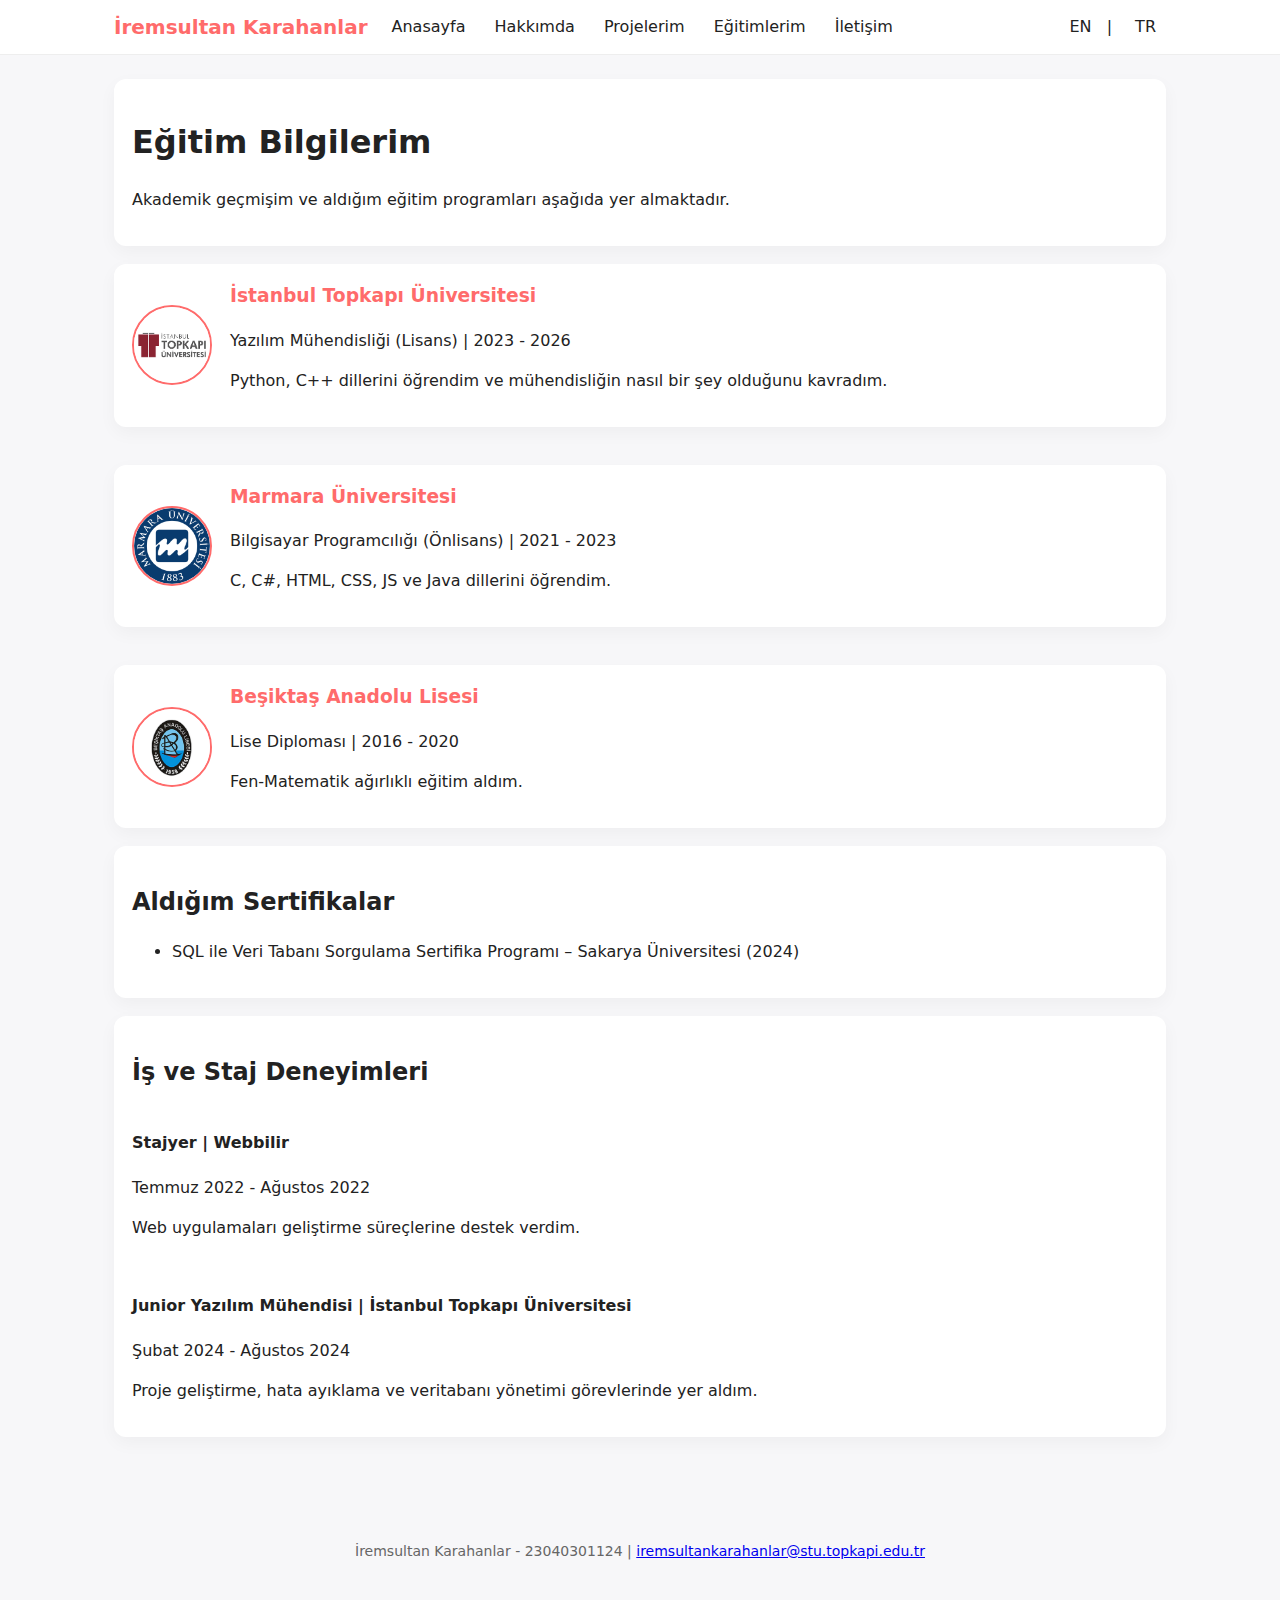
<file: history.html>
<!doctype html>
<html lang="tr">
<head>
  <meta charset="utf-8">
  <meta name="viewport" content="width=device-width,initial-scale=1">
  <title>İremsultan Karahanlar - Eğitimlerim</title>
  <link rel="stylesheet" href="styles.css">
</head>
<body>
  <!-- Üst Menü -->
  <header>
    <div class="container nav">
      <div class="logo">İremsultan Karahanlar</div>
      <nav>
        <a href="index.html" class="active">Anasayfa</a>
        <a href="about.html">Hakkımda</a>
        <a href="projects.html">Projelerim</a>
        <a href="history.html">Eğitimlerim</a>
        <a href="contact.html">İletişim</a>
      </nav>
      <div class="language-switcher" style="margin-left:auto;">
        <a href="history-en.html">EN</a> | 
        <a href="history.html">TR</a>
      </div>
    </div>
  </header>

  <!-- Ana İçerik -->
  <main class="container">
    <section class="card">
      <h1>Eğitim Bilgilerim</h1>
      <p>Akademik geçmişim ve aldığım eğitim programları aşağıda yer almaktadır.</p>
    </section>

    <!-- Eğitim Bilgileri (Alt Alta) -->
    <section class="education-list">
      <div class="education-item card">
        <img src="images/topkapi.png" alt="İstanbul Topkapı Üniversitesi Logosu">
        <div>
          <h3>İstanbul Topkapı Üniversitesi</h3>
          <p class="small">Yazılım Mühendisliği (Lisans) | 2023 - 2026</p>
          <p>Python, C++ dillerini öğrendim ve mühendisliğin nasıl bir şey olduğunu kavradım.</p>
        </div>
      </div>

      <div class="education-item card">
        <img src="images/marmara.png" alt="Marmara Üniversitesi Logosu">
        <div>
          <h3>Marmara Üniversitesi</h3>
          <p class="small">Bilgisayar Programcılığı (Önlisans) | 2021 - 2023</p>
          <p>C, C#, HTML, CSS, JS ve Java dillerini öğrendim.</p>
        </div>
      </div>

      <div class="education-item card">
        <img src="images/bal.jpg" alt="Beşiktaş Anadolu Lisesi Logosu">
        <div>
          <h3>Beşiktaş Anadolu Lisesi</h3>
          <p class="small">Lise Diploması | 2016 - 2020</p>
          <p>Fen-Matematik ağırlıklı eğitim aldım.</p>
        </div>
      </div>
    </section>

    <!-- Sertifikalar -->
    <section class="card">
      <h2>Aldığım Sertifikalar</h2>
      <ul>
        <li>SQL ile Veri Tabanı Sorgulama Sertifika Programı – Sakarya Üniversitesi (2024)</li>
      </ul>
    </section>

    <!-- Deneyim -->
    <section class="card">
      <h2>İş ve Staj Deneyimleri</h2>
      <div class="experience">
        <div>
          <h4>Stajyer | Webbilir </h4>
          <p class="small">Temmuz 2022 - Ağustos 2022</p>
          <p>Web uygulamaları geliştirme süreçlerine destek verdim.</p>
        </div>
        <div>
          <h4>Junior Yazılım Mühendisi | İstanbul Topkapı Üniversitesi</h4>
          <p class="small">Şubat 2024 - Ağustos 2024</p>
          <p>Proje geliştirme, hata ayıklama ve veritabanı yönetimi görevlerinde yer aldım.</p>
        </div>
      </div>
    </section>
  </main>

  <!-- Alt Bilgi -->
  <footer class="footer">
    <div class="container">
      <p>İremsultan Karahanlar - 23040301124 | 
         <a href="mailto:iremsultankarahanlar@stu.topkapi.edu.tr">iremsultankarahanlar@stu.topkapi.edu.tr</a></p>
    </div>
  </footer>
</body>
</html>
</file>
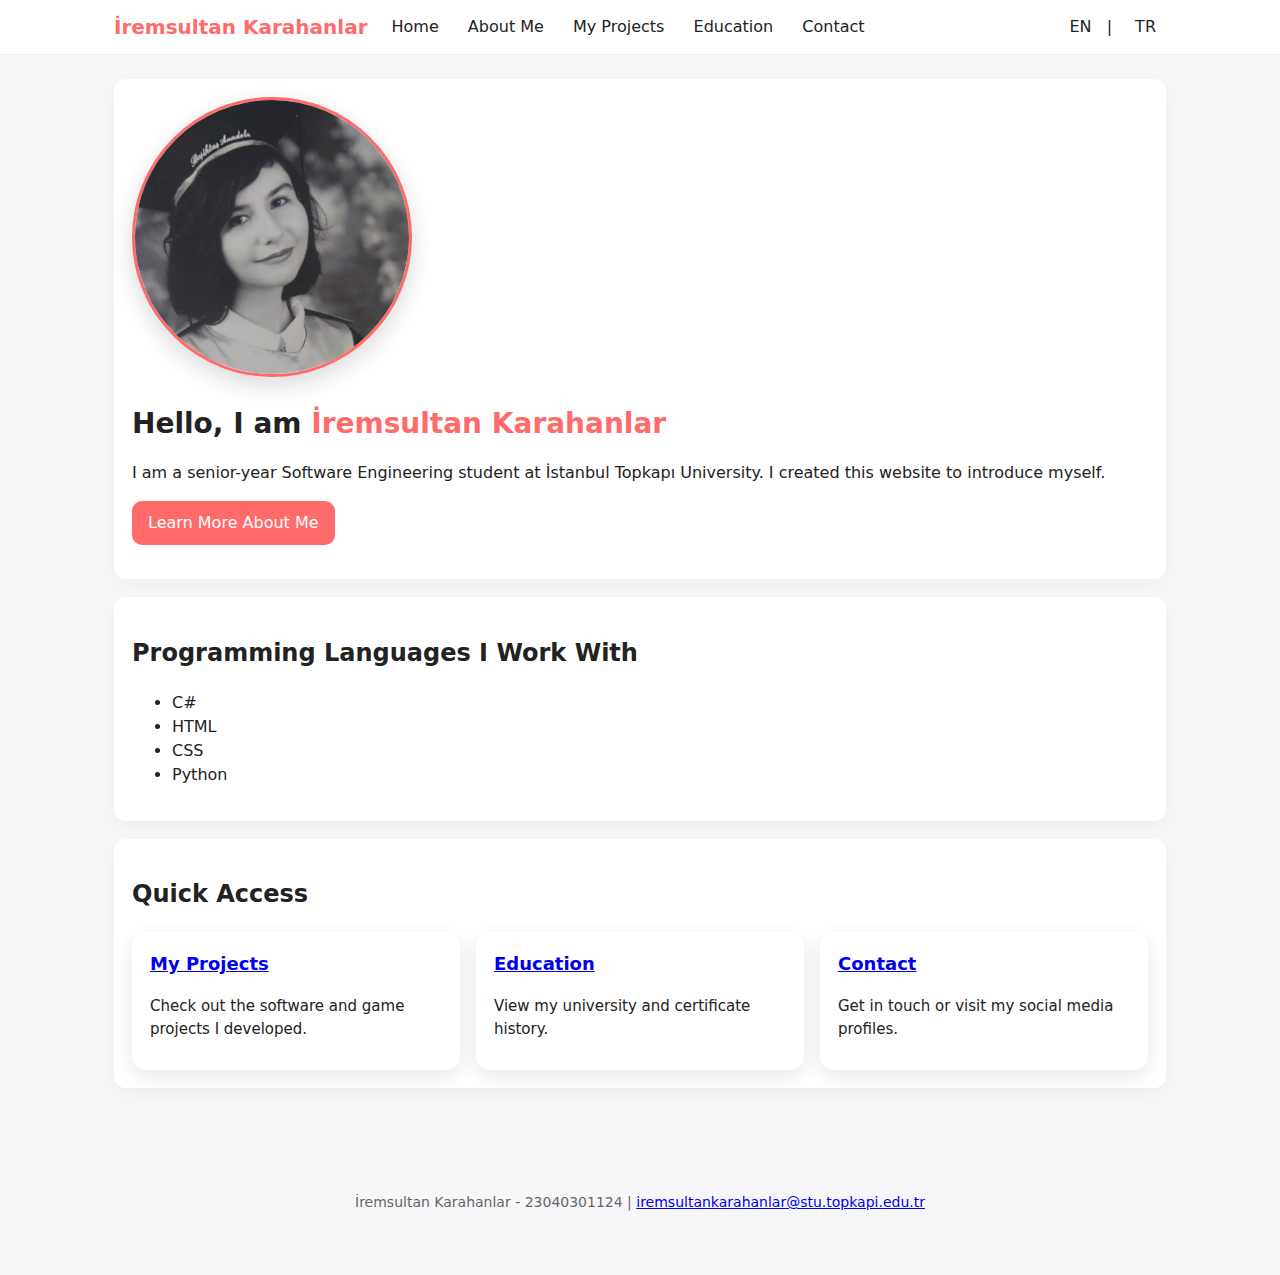
<file: index-en.html>
<!doctype html>
<html lang="en">
<head>
  <meta charset="utf-8">
  <meta name="viewport" content="width=device-width,initial-scale=1">
  <title>İremsultan Karahanlar - Home</title>
  <link rel="stylesheet" href="styles.css">
</head>

<body>
  <!-- Header -->
  <header>
    <div class="container nav">
      <div class="logo">İremsultan Karahanlar</div>
      <nav>
        <a href="index-en.html" class="active">Home</a>
        <a href="about-en.html">About Me</a>
        <a href="projects-en.html">My Projects</a>
        <a href="history-en.html">Education</a>
        <a href="contact-en.html">Contact</a>
      </nav>
      <div class="language-switcher" style="margin-left:auto;">
        <a href="index-en.html">EN</a> | 
        <a href="index.html">TR</a>
      </div>
    </div>
  </header>

  <!-- Main Content -->
  <main class="container">

    <!-- Hero Section -->
    <section class="hero card">
      <div>
        <div class="figure">
          <img src="images/ben.jpg" alt="İremsultan Karahanlar" style="border-radius:50%; width:280px; height:280px; object-fit:cover;">
        </div>
        <h1>Hello, I am <span style="color:var(--accent)">İremsultan Karahanlar</span></h1>
        <p>I am a senior-year Software Engineering student at İstanbul Topkapı University. 
           I created this website to introduce myself.</p>
        <p><a class="cta" href="about-en.html">Learn More About Me</a></p>
      </div>
    </section>

    <!-- Interests -->
    <section class="card">
      <h2>Programming Languages I Work With</h2>
      <ul>
        <li>C#</li>
        <li>HTML</li>
        <li>CSS</li>
        <li>Python</li>
      </ul>
    </section>

    <!-- Quick Links -->
    <section class="card">
      <h2>Quick Access</h2>
      <div class="grid-3">
        <article>
          <h3><a href="projects-en.html">My Projects</a></h3>
          <p class="small">Check out the software and game projects I developed.</p>
        </article>
        <article>
          <h3><a href="history-en.html">Education</a></h3>
          <p class="small">View my university and certificate history.</p>
        </article>
        <article>
          <h3><a href="contact-en.html">Contact</a></h3>
          <p class="small">Get in touch or visit my social media profiles.</p>
        </article>
      </div>
    </section>
  </main>

  <!-- Footer -->
  <footer class="footer">
    <div class="container">
      <p>İremsultan Karahanlar - 23040301124 | 
         <a href="mailto:iremsultankarahanlar@stu.topkapi.edu.tr">iremsultankarahanlar@stu.topkapi.edu.tr</a></p>
    </div>
  </footer>
</body>
</html>
</file>
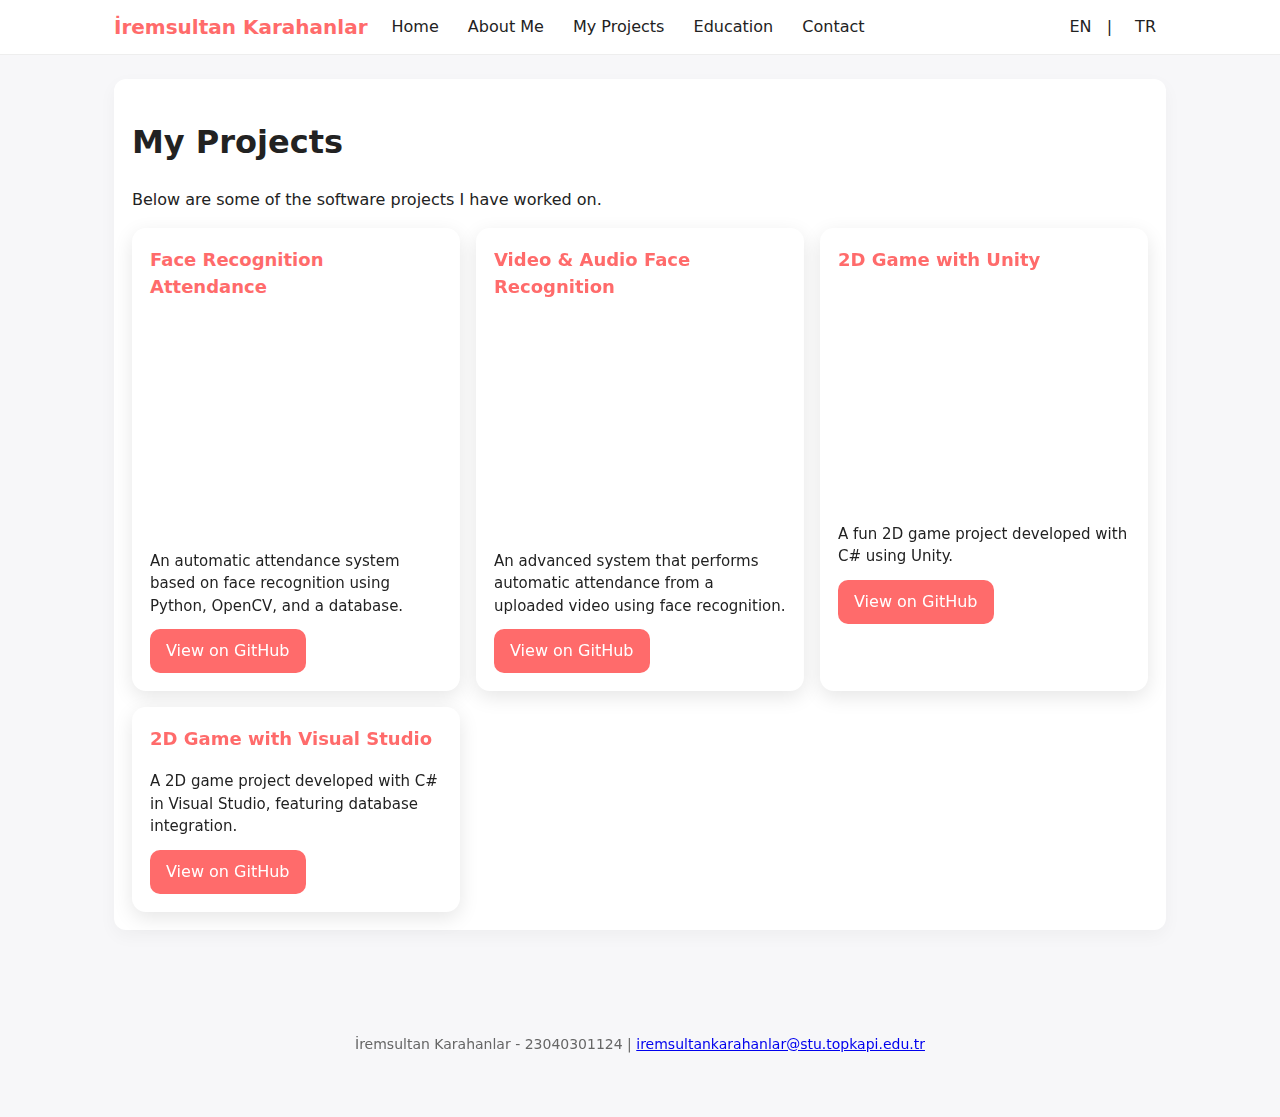
<file: projects-en.html>
<!doctype html>
<html lang="en">
<head>
  <meta charset="utf-8">
  <meta name="viewport" content="width=device-width,initial-scale=1">
  <title>İremsultan Karahanlar - My Projects</title>
  <link rel="stylesheet" href="styles.css">
</head>
<body>
  <!-- Header -->
  <header>
    <div class="container nav">
      <div class="logo">İremsultan Karahanlar</div>
      <nav>
        <a href="index-en.html">Home</a>
        <a href="about-en.html">About Me</a>
        <a href="projects-en.html" class="active">My Projects</a>
        <a href="history-en.html">Education</a>
        <a href="contact-en.html">Contact</a>
      </nav>
      <div class="language-switcher" style="margin-left:auto;">
        <a href="projects-en.html">EN</a> | 
        <a href="projects.html">TR</a>
      </div>
    </div>
  </header>

  <!-- Main Content -->
  <main class="container">
    <section class="card">
      <h1>My Projects</h1>
      <p>Below are some of the software projects I have worked on.</p>

      <div class="grid-3">

        <article>
          <h3>Face Recognition Attendance</h3>
          <iframe width="100%" height="200" src="https://www.youtube.com/embed/OKiWo7InPRE" 
                  title="Face Recognition Project" frameborder="0" allowfullscreen></iframe>
          <p>An automatic attendance system based on face recognition using Python, OpenCV, and a database.</p>
          <a class="cta" href="https://github.com/iremsultankarahanlar/Attendance-With-Face-Recognition" target="_blank">View on GitHub</a>
        </article>

        <article>
          <h3>Video & Audio Face Recognition</h3>
          <iframe width="100%" height="200" src="https://www.youtube.com/embed/4oni3XU7gEg"
                  title="Video and Audio Attendance" frameborder="0" allowfullscreen></iframe>
          <p>An advanced system that performs automatic attendance from a uploaded video using face recognition.</p>
          <a class="cta" href="https://github.com/iremsultankarahanlar/Attendance-With-Face-Recognition" target="_blank">View on GitHub</a>
        </article>

        <article>
          <h3>2D Game with Unity</h3>
          <iframe width="100%" height="200" src="https://www.youtube.com/embed/U2IIOYUt2bc"
                  title="Unity 2D Game" frameborder="0" allowfullscreen></iframe>
          <p>A fun 2D game project developed with C# using Unity.</p>
          <a class="cta" href="https://github.com/iremsultankarahanlar/Cat-Game" target="_blank">View on GitHub</a>
        </article>

        <article>
          <h3>2D Game with Visual Studio</h3>
          <p>A 2D game project developed with C# in Visual Studio, featuring database integration.</p>
          <a class="cta" href="https://github.com/iremsultankarahanlar/Klee-Game" target="_blank">View on GitHub</a>
        </article>
      </div>
    </section>
  </main>

  <!-- Footer -->
  <footer class="footer">
    <div class="container">
      <p>İremsultan Karahanlar - 23040301124 | 
         <a href="mailto:iremsultankarahanlar@stu.topkapi.edu.tr">iremsultankarahanlar@stu.topkapi.edu.tr</a></p>
    </div>
  </footer>
</body>
</html>
</file>
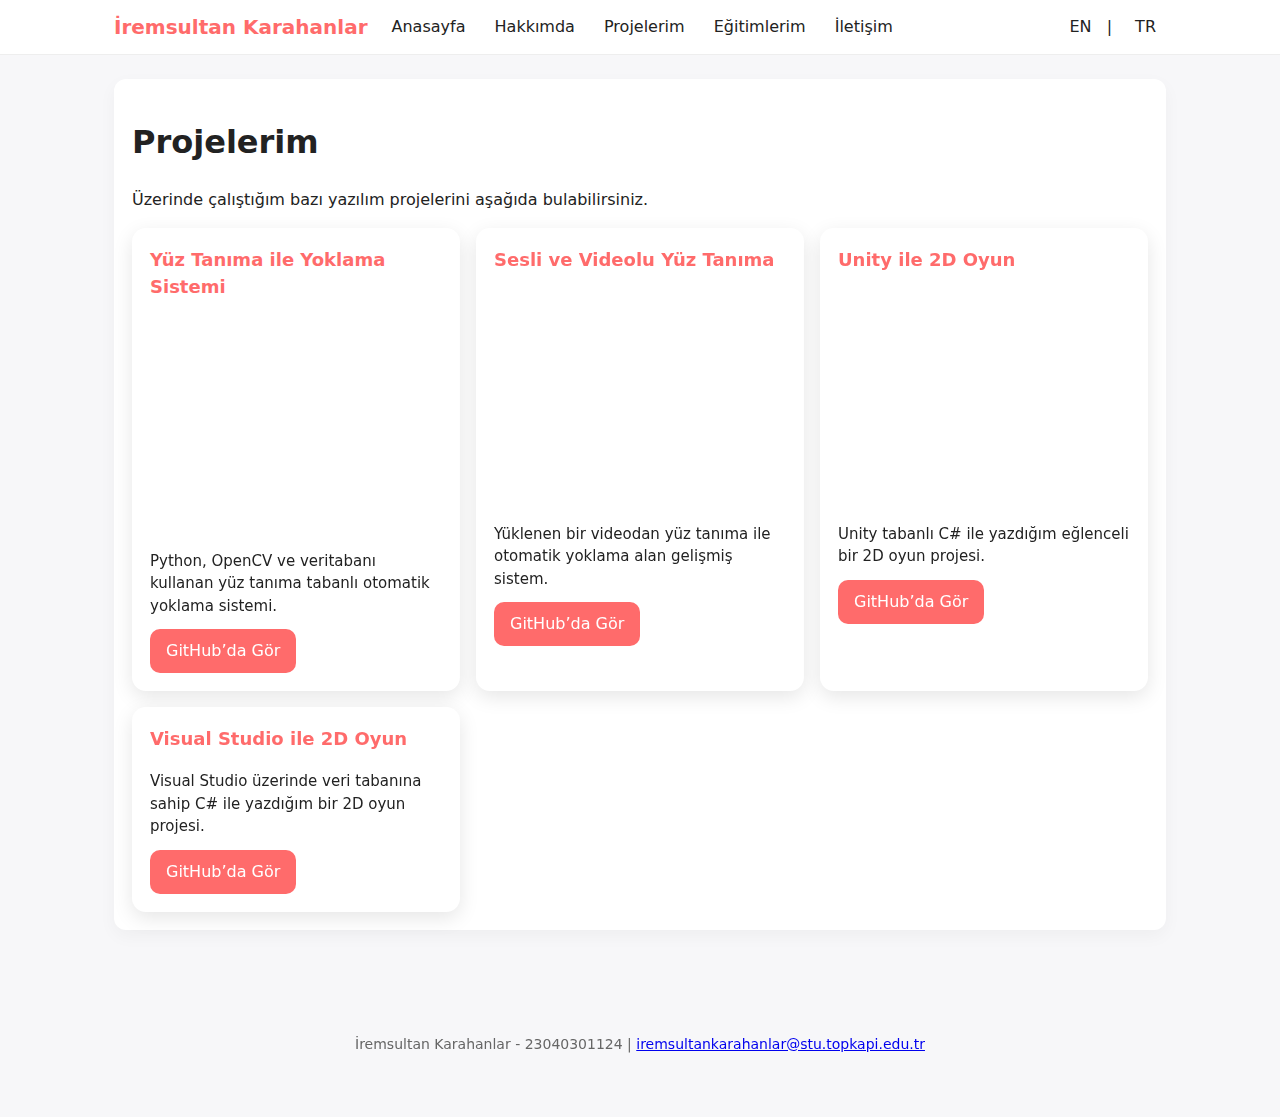
<file: projects.html>
<!doctype html>
<html lang="tr">
<head>
  <meta charset="utf-8">
  <meta name="viewport" content="width=device-width,initial-scale=1">
  <title>İremsultan Karahanlar - Projelerim</title>
  <link rel="stylesheet" href="styles.css">
</head>
<body>
  <!-- Üst Menü -->
  <header>
    <div class="container nav">
      <div class="logo">İremsultan Karahanlar</div>
      <nav>
        <a href="index.html" class="active">Anasayfa</a>
        <a href="about.html">Hakkımda</a>
        <a href="projects.html">Projelerim</a>
        <a href="history.html">Eğitimlerim</a>
        <a href="contact.html">İletişim</a>
      </nav>
      <div class="language-switcher" style="margin-left:auto;">
        <a href="projects-en.html">EN</a> | 
        <a href="projects.html">TR</a>
      </div>
    </div>
  </header>

  <!-- Ana İçerik -->
  <main class="container">
    <section class="card">
      <h1>Projelerim</h1>
      <p>Üzerinde çalıştığım bazı yazılım projelerini aşağıda bulabilirsiniz.</p>

      <div class="grid-3">

        <article>
          <h3>Yüz Tanıma ile Yoklama Sistemi</h3>
          <iframe width="100%" height="200" src="https://www.youtube.com/embed/OKiWo7InPRE" 
                  title="Yüz Tanıma Projesi" frameborder="0" allowfullscreen></iframe>
          <p>Python, OpenCV ve veritabanı kullanan yüz tanıma tabanlı otomatik yoklama sistemi.</p>
          <a class="cta" href="https://github.com/iremsultankarahanlar/Attendance-With-Face-Recognition" target="_blank">GitHub’da Gör</a>
        </article>

        <article>
          <h3>Sesli ve Videolu Yüz Tanıma</h3>
          <iframe width="100%" height="200" src="https://www.youtube.com/embed/4oni3XU7gEg"
                  title="Sesli ve Videolu Yoklama" frameborder="0" allowfullscreen></iframe>
          <p>Yüklenen bir videodan yüz tanıma ile otomatik yoklama alan gelişmiş sistem.</p>
          <a class="cta" href="https://github.com/iremsultankarahanlar/Attendance-With-Face-Recognition" target="_blank">GitHub’da Gör</a>
        </article>

        <article>
          <h3>Unity ile 2D Oyun</h3>
          <iframe width="100%" height="200" src="https://www.youtube.com/embed/U2IIOYUt2bc"
                  title="Unity 2D Oyun" frameborder="0" allowfullscreen></iframe>
          <p>Unity tabanlı C# ile yazdığım eğlenceli bir 2D oyun projesi.</p>
          <a class="cta" href="https://github.com/iremsultankarahanlar/Cat-Game" target="_blank">GitHub’da Gör</a>
        </article>

        <article>
          <h3>Visual Studio ile 2D Oyun</h3>
          <p>Visual Studio üzerinde veri tabanına sahip C# ile yazdığım bir 2D oyun projesi.</p>
          <a class="cta" href="https://github.com/iremsultankarahanlar/Klee-Game" target="_blank">GitHub’da Gör</a>
        </article>
      </div>
    </section>
  </main>

  <!-- Alt Bilgi -->
  <footer class="footer">
    <div class="container">
      <p>İremsultan Karahanlar - 23040301124 | 
         <a href="mailto:iremsultankarahanlar@stu.topkapi.edu.tr">iremsultankarahanlar@stu.topkapi.edu.tr</a></p>
    </div>
  </footer>
</body>
</html>
</file>
<file: styles.css>
:root {
  --accent: #ff6b6b;
  --dark: #222;
  --muted: #666;
  --bg: #f7f7f9;
}

* { box-sizing: border-box; }

body {
  font-family: system-ui, sans-serif;
  margin: 0;
  color: var(--dark);
  background: var(--bg);
  line-height: 1.5;
}

.container {
  max-width: 1100px;
  margin: 0 auto;
  padding: 24px;
}

/* ----- HEADER ----- */
header {
  background: white;
  border-bottom: 1px solid #eee;
}

.nav {
  display: flex;
  gap: 12px;
  align-items: center;
  padding: 12px 24px;
}

.logo {
  font-weight: 700;
  color: var(--accent);
  font-size: 20px;
}

.nav a {
  color: var(--dark);
  text-decoration: none;
  padding: 8px 12px;
  border-radius: 8px;
}

.nav a:hover {
  background: #fff0f0;
}

/* ----- GENEL KART STİLİ ----- */
.card {
  background: white;
  padding: 18px;
  border-radius: 12px;
  box-shadow: 0 6px 18px rgba(20,20,20,0.04);
  margin-bottom: 18px;
}

/* ----- GRID DÜZENLERİ ----- */
.grid-3 {
  display: grid;
  grid-template-columns: repeat(3, 1fr);
  gap: 16px;
}

@media (max-width: 900px) {
  .grid-3 { grid-template-columns: repeat(2, 1fr); }
}

@media (max-width: 600px) {
  .grid-3 { grid-template-columns: 1fr; }
}

/* ----- HERO ----- */
.hero {
  display: flex;
  align-items: center;
  justify-content: space-between;
  flex-wrap: wrap;
}

.hero img {
  border-radius: 50%;
  box-shadow: 0 8px 24px rgba(0,0,0,0.15);
  border: 3px solid var(--accent);
}

.hero h1 {
  font-size: 28px;
  margin-bottom: 12px;
}

.hero p {
  font-size: 16px;
}

/* ----- CTA BUTONU ----- */
.cta {
  display: inline-block;
  background: var(--accent);
  color: white;
  padding: 10px 16px;
  border-radius: 10px;
  text-decoration: none;
}

.cta:hover {
  background: #ff5a5a;
}

/* ----- MAKALELER / PROJE KARTLARI ----- */
article {
  background: #fff;
  padding: 18px;
  border-radius: 14px;
  box-shadow: 0 6px 20px rgba(0, 0, 0, 0.1);
  transition: transform 0.25s ease, box-shadow 0.25s ease;
}

article:hover {
  transform: translateY(-6px);
  box-shadow: 0 12px 30px rgba(0, 0, 0, 0.18);
}

article iframe {
  border-radius: 10px;
  margin-bottom: 10px;
}

article h3 {
  color: var(--accent);
  font-size: 18px;
  margin-top: 0;
}

article p {
  font-size: 15px;
  color: var(--dark);
  margin-bottom: 12px;
}

/* ----- EĞİTİM SAYFASI ----- */
.education-list {
  display: flex;
  flex-direction: column;
  gap: 20px;
}

.education-item {
  display: flex;
  align-items: center;
  gap: 18px;
}

.education-item img {
  width: 80px;
  height: 80px;
  border-radius: 50%;
  object-fit: cover;
  border: 2px solid var(--accent);
}

.education-item h3 {
  margin-top: 0;
  color: var(--accent);
}

/* ----- STAJ VE DENEYİM ----- */
.experience {
  display: grid;
  gap: 16px;
}

/* ----- İLETİŞİM SAYFASI ----- */
.contact-info ul {
  list-style: none;
  padding: 0;
  margin: 0;
}

.contact-info li {
  margin-bottom: 10px;
  font-size: 16px;
}

.contact-info a {
  color: var(--accent);
  text-decoration: none;
}

.contact-info a:hover {
  text-decoration: underline;
}

.contact-map iframe {
  border-radius: 12px;
  margin-top: 12px;
}

/* ----- DİL DEĞİŞTİRİCİ ----- */
.language-switcher a {
  text-decoration: none;
  color: var(--dark);
  margin-left: 8px;
  padding: 6px 10px;
  border-radius: 6px;
}

.language-switcher a:hover {
  background: #fff0f0;
  color: var(--accent);
}

/* ----- ALT BİLGİ ----- */
.footer {
  padding: 24px;
  text-align: center;
  color: var(--muted);
  font-size: 14px;
}
</file>
